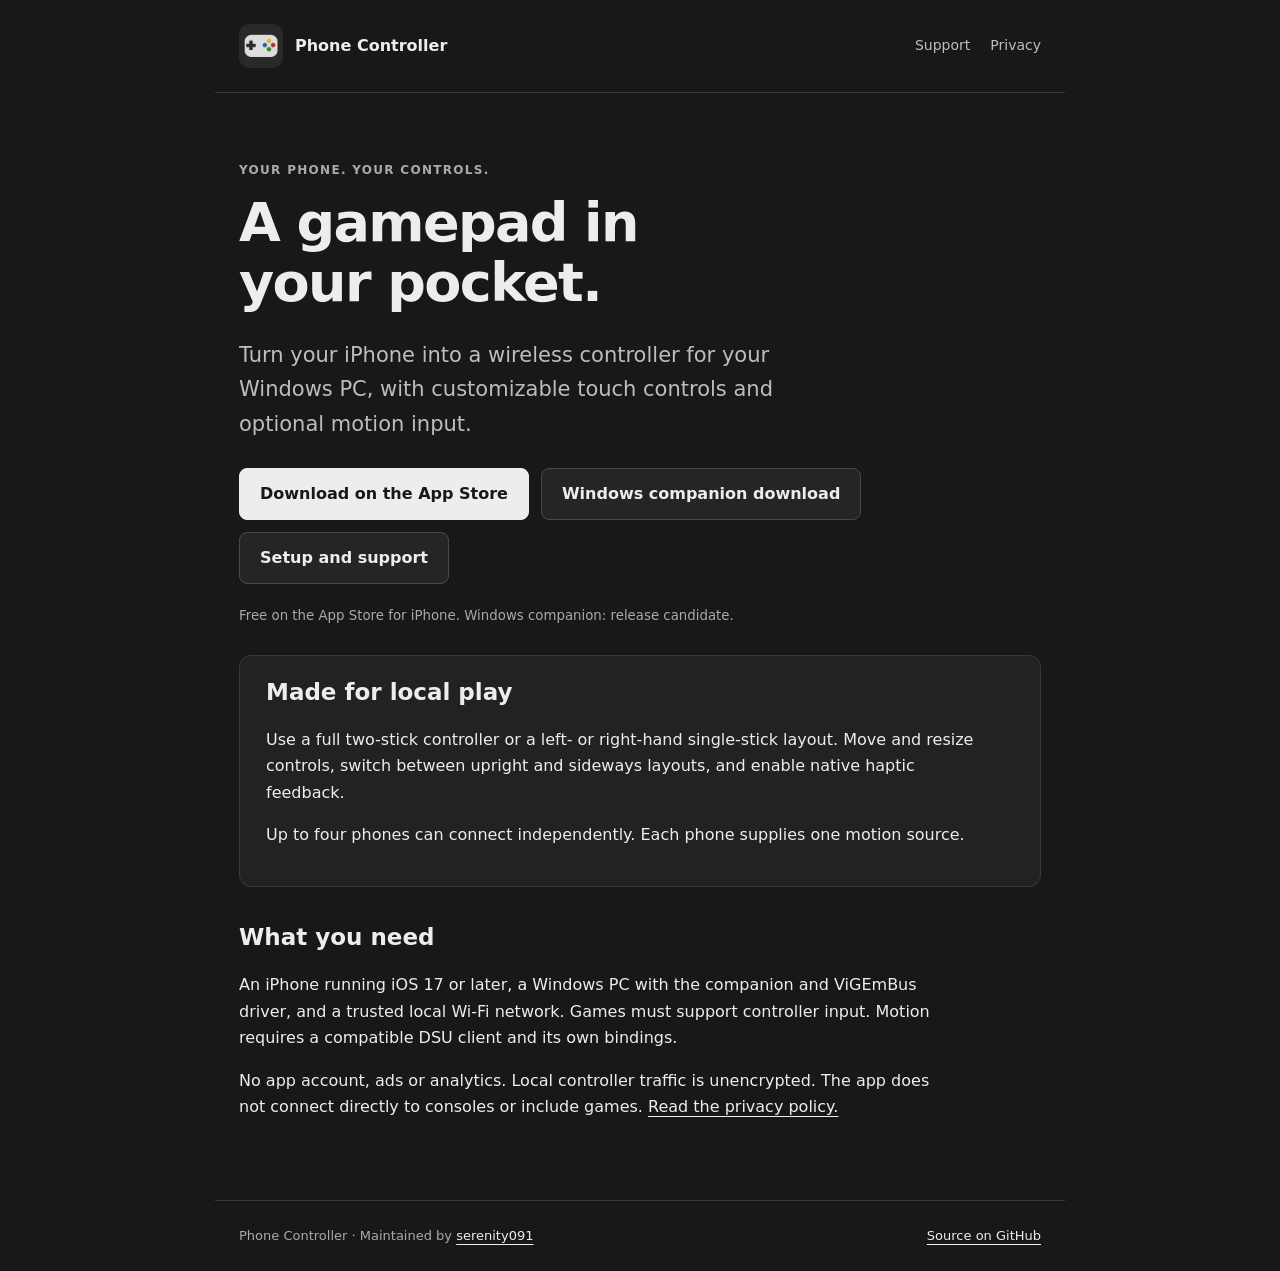
<file: index.html>
<!doctype html>
<html lang="en"><head><meta charset="utf-8"><meta name="viewport" content="width=device-width,initial-scale=1">
<title>Wireless gamepad for your PC · Phone Controller</title><meta name="description" content="Phone Controller: a wireless iPhone gamepad for your Windows PC. Support, setup and privacy information.">
<meta name="color-scheme" content="dark"><meta name="theme-color" content="#181818">
<link rel="canonical" href="https://serenity091.github.io/IControl/"><link rel="icon" href="./app-icon.png" type="image/png"><link rel="apple-touch-icon" href="./app-icon.png"><link rel="stylesheet" href="./style.css"></head>
<body><header><a class="brand" href="./"><img src="./app-icon.png" alt="" width="44" height="44">Phone Controller</a><nav aria-label="Main navigation"><a href="./support/">Support</a><a href="./privacy/">Privacy</a></nav></header>
<main>
<p class="eyebrow">Your phone. Your controls.</p><h1>A gamepad in<br>your pocket.</h1>
<p class="lead">Turn your iPhone into a wireless controller for your Windows PC, with customizable touch controls and optional motion input.</p>
<div class="actions"><a class="button" href="https://apps.apple.com/app/id6811429633">Download on the App Store</a><a class="button secondary" href="https://github.com/serenity091/IControl/releases/tag/windows-v1.0.0-rc.1">Windows companion download</a><a class="button secondary" href="support/">Setup and support</a></div>
<p><small>Free on the App Store for iPhone. Windows companion: release candidate.</small></p>
<div class="card"><h2>Made for local play</h2><p>Use a full two-stick controller or a left- or right-hand single-stick layout. Move and resize controls, switch between upright and sideways layouts, and enable native haptic feedback.</p><p>Up to four phones can connect independently. Each phone supplies one motion source.</p></div>
<h2>What you need</h2><p>An iPhone running iOS 17 or later, a Windows PC with the companion and ViGEmBus driver, and a trusted local Wi-Fi network. Games must support controller input. Motion requires a compatible DSU client and its own bindings.</p>
<p>No app account, ads or analytics. Local controller traffic is unencrypted. The app does not connect directly to consoles or include games. <a href="privacy/">Read the privacy policy.</a></p></main><footer><span>Phone Controller · Maintained by <a href="https://github.com/serenity091">serenity091</a></span><a href="https://github.com/serenity091/IControl">Source on GitHub</a></footer></body></html>
</file>
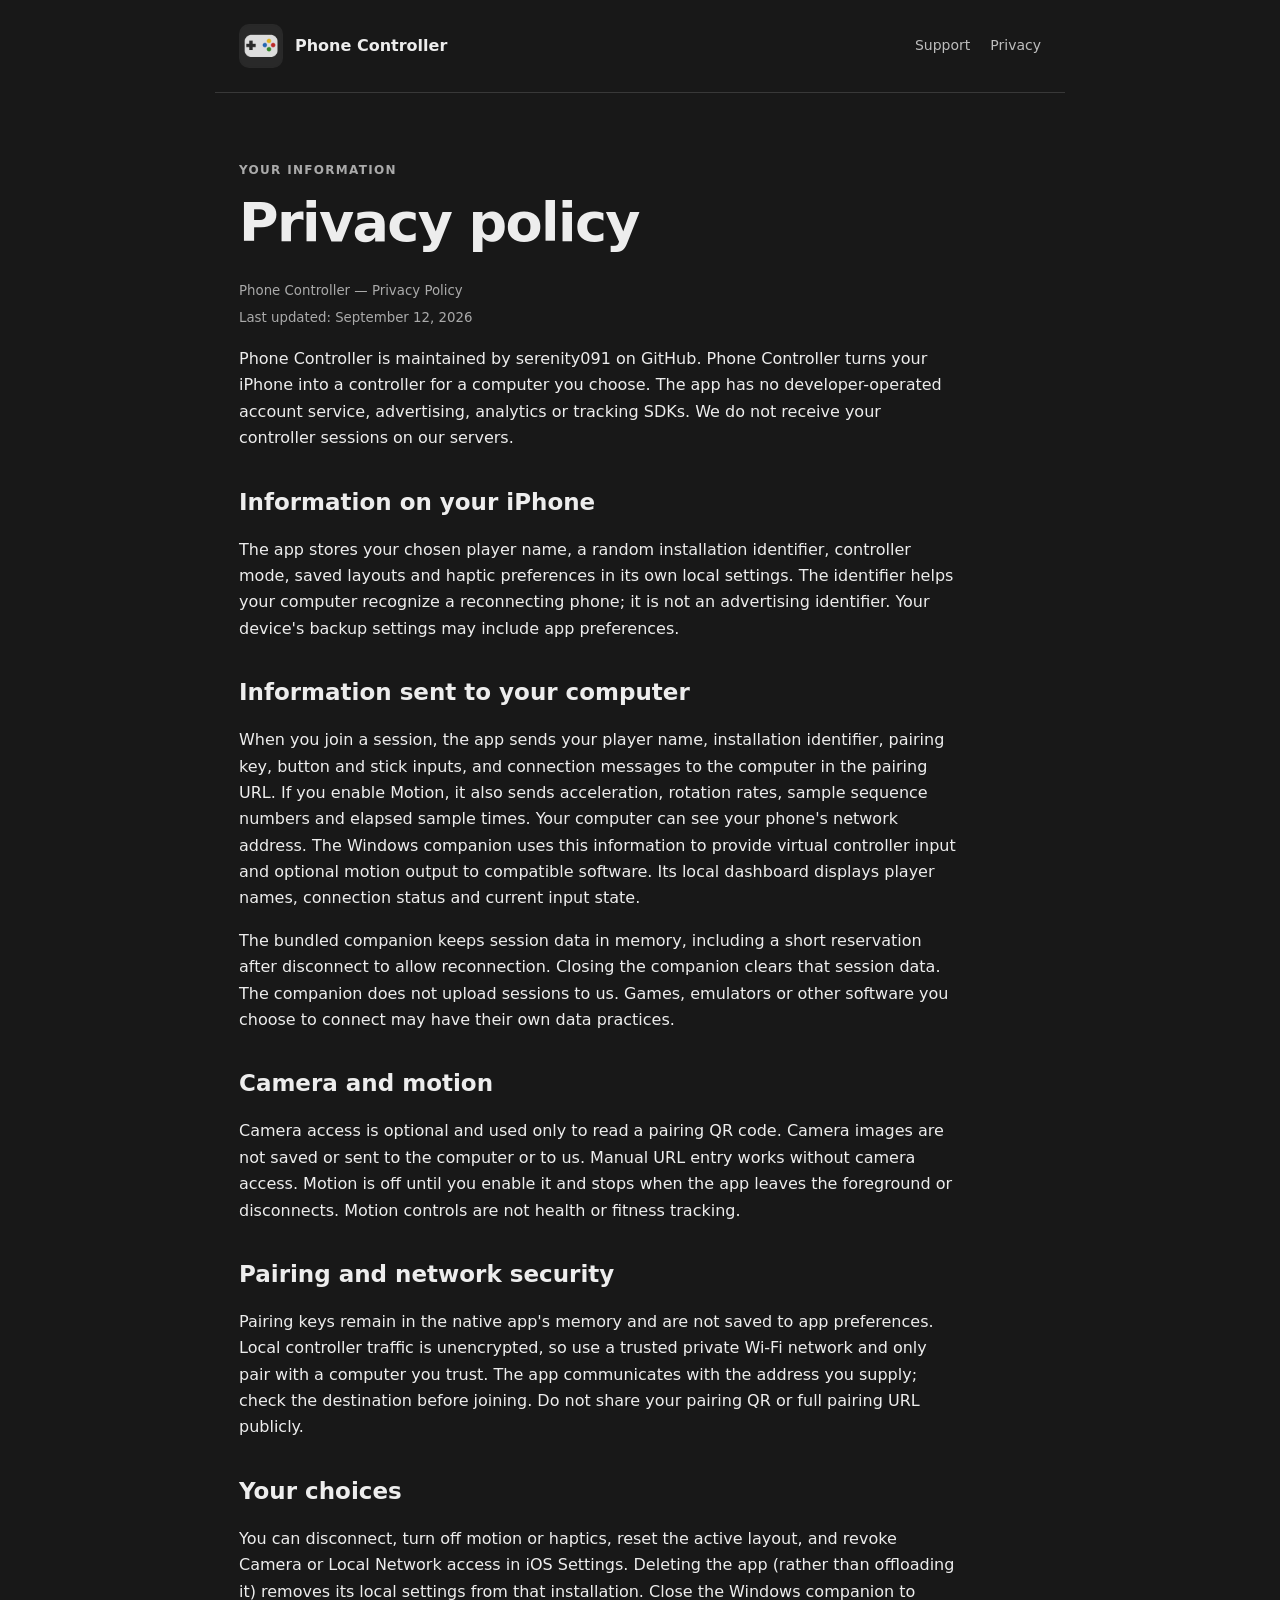
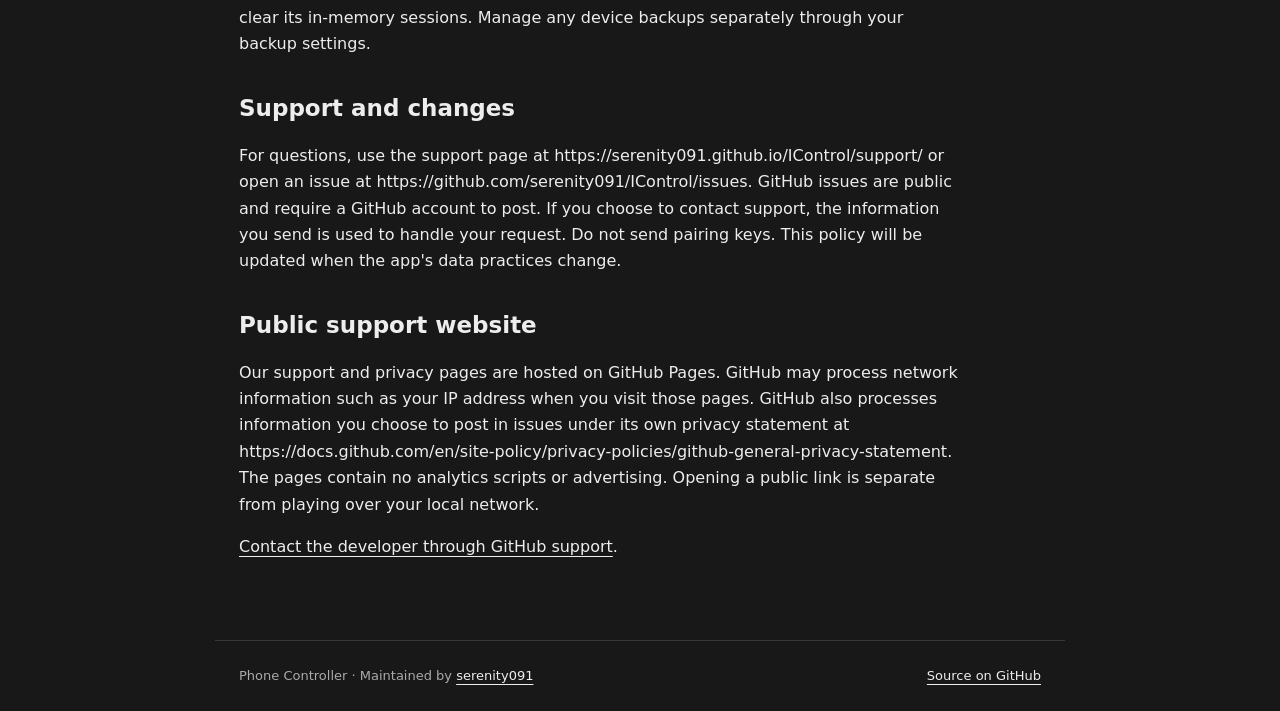
<file: privacy/index.html>
<!doctype html>
<html lang="en"><head><meta charset="utf-8"><meta name="viewport" content="width=device-width,initial-scale=1">
<title>Privacy policy · Phone Controller</title><meta name="description" content="Phone Controller: a wireless iPhone gamepad for your Windows PC. Support, setup and privacy information.">
<meta name="color-scheme" content="dark"><meta name="theme-color" content="#181818">
<link rel="canonical" href="https://serenity091.github.io/IControl/privacy/"><link rel="icon" href="../app-icon.png" type="image/png"><link rel="apple-touch-icon" href="../app-icon.png"><link rel="stylesheet" href="../style.css"></head>
<body><header><a class="brand" href="../"><img src="../app-icon.png" alt="" width="44" height="44">Phone Controller</a><nav aria-label="Main navigation"><a href="../support/">Support</a><a href="../privacy/">Privacy</a></nav></header>
<main><p class="eyebrow">Your information</p><h1>Privacy policy</h1><p><small>Phone Controller — Privacy Policy<br>Last updated: September 12, 2026</small></p><p>Phone Controller is maintained by serenity091 on GitHub. Phone Controller turns your iPhone into a controller for a computer you choose. The app has no developer-operated account service, advertising, analytics or tracking SDKs. We do not receive your controller sessions on our servers.</p><h2>Information on your iPhone</h2><p>The app stores your chosen player name, a random installation identifier, controller mode, saved layouts and haptic preferences in its own local settings. The identifier helps your computer recognize a reconnecting phone; it is not an advertising identifier. Your device&#x27;s backup settings may include app preferences.</p><h2>Information sent to your computer</h2><p>When you join a session, the app sends your player name, installation identifier, pairing key, button and stick inputs, and connection messages to the computer in the pairing URL. If you enable Motion, it also sends acceleration, rotation rates, sample sequence numbers and elapsed sample times. Your computer can see your phone&#x27;s network address. The Windows companion uses this information to provide virtual controller input and optional motion output to compatible software. Its local dashboard displays player names, connection status and current input state.</p><p>The bundled companion keeps session data in memory, including a short reservation after disconnect to allow reconnection. Closing the companion clears that session data. The companion does not upload sessions to us. Games, emulators or other software you choose to connect may have their own data practices.</p><h2>Camera and motion</h2><p>Camera access is optional and used only to read a pairing QR code. Camera images are not saved or sent to the computer or to us. Manual URL entry works without camera access. Motion is off until you enable it and stops when the app leaves the foreground or disconnects. Motion controls are not health or fitness tracking.</p><h2>Pairing and network security</h2><p>Pairing keys remain in the native app&#x27;s memory and are not saved to app preferences. Local controller traffic is unencrypted, so use a trusted private Wi-Fi network and only pair with a computer you trust. The app communicates with the address you supply; check the destination before joining. Do not share your pairing QR or full pairing URL publicly.</p><h2>Your choices</h2><p>You can disconnect, turn off motion or haptics, reset the active layout, and revoke Camera or Local Network access in iOS Settings. Deleting the app (rather than offloading it) removes its local settings from that installation. Close the Windows companion to clear its in-memory sessions. Manage any device backups separately through your backup settings.</p><h2>Support and changes</h2><p>For questions, use the support page at https://serenity091.github.io/IControl/support/ or open an issue at https://github.com/serenity091/IControl/issues. GitHub issues are public and require a GitHub account to post. If you choose to contact support, the information you send is used to handle your request. Do not send pairing keys. This policy will be updated when the app&#x27;s data practices change.</p><h2>Public support website</h2><p>Our support and privacy pages are hosted on GitHub Pages. GitHub may process network information such as your IP address when you visit those pages. GitHub also processes information you choose to post in issues under its own privacy statement at https://docs.github.com/en/site-policy/privacy-policies/github-general-privacy-statement. The pages contain no analytics scripts or advertising. Opening a public link is separate from playing over your local network.</p><p><a href="https://github.com/serenity091/IControl/issues/new">Contact the developer through GitHub support</a>.</p></main><footer><span>Phone Controller · Maintained by <a href="https://github.com/serenity091">serenity091</a></span><a href="https://github.com/serenity091/IControl">Source on GitHub</a></footer></body></html>
</file>
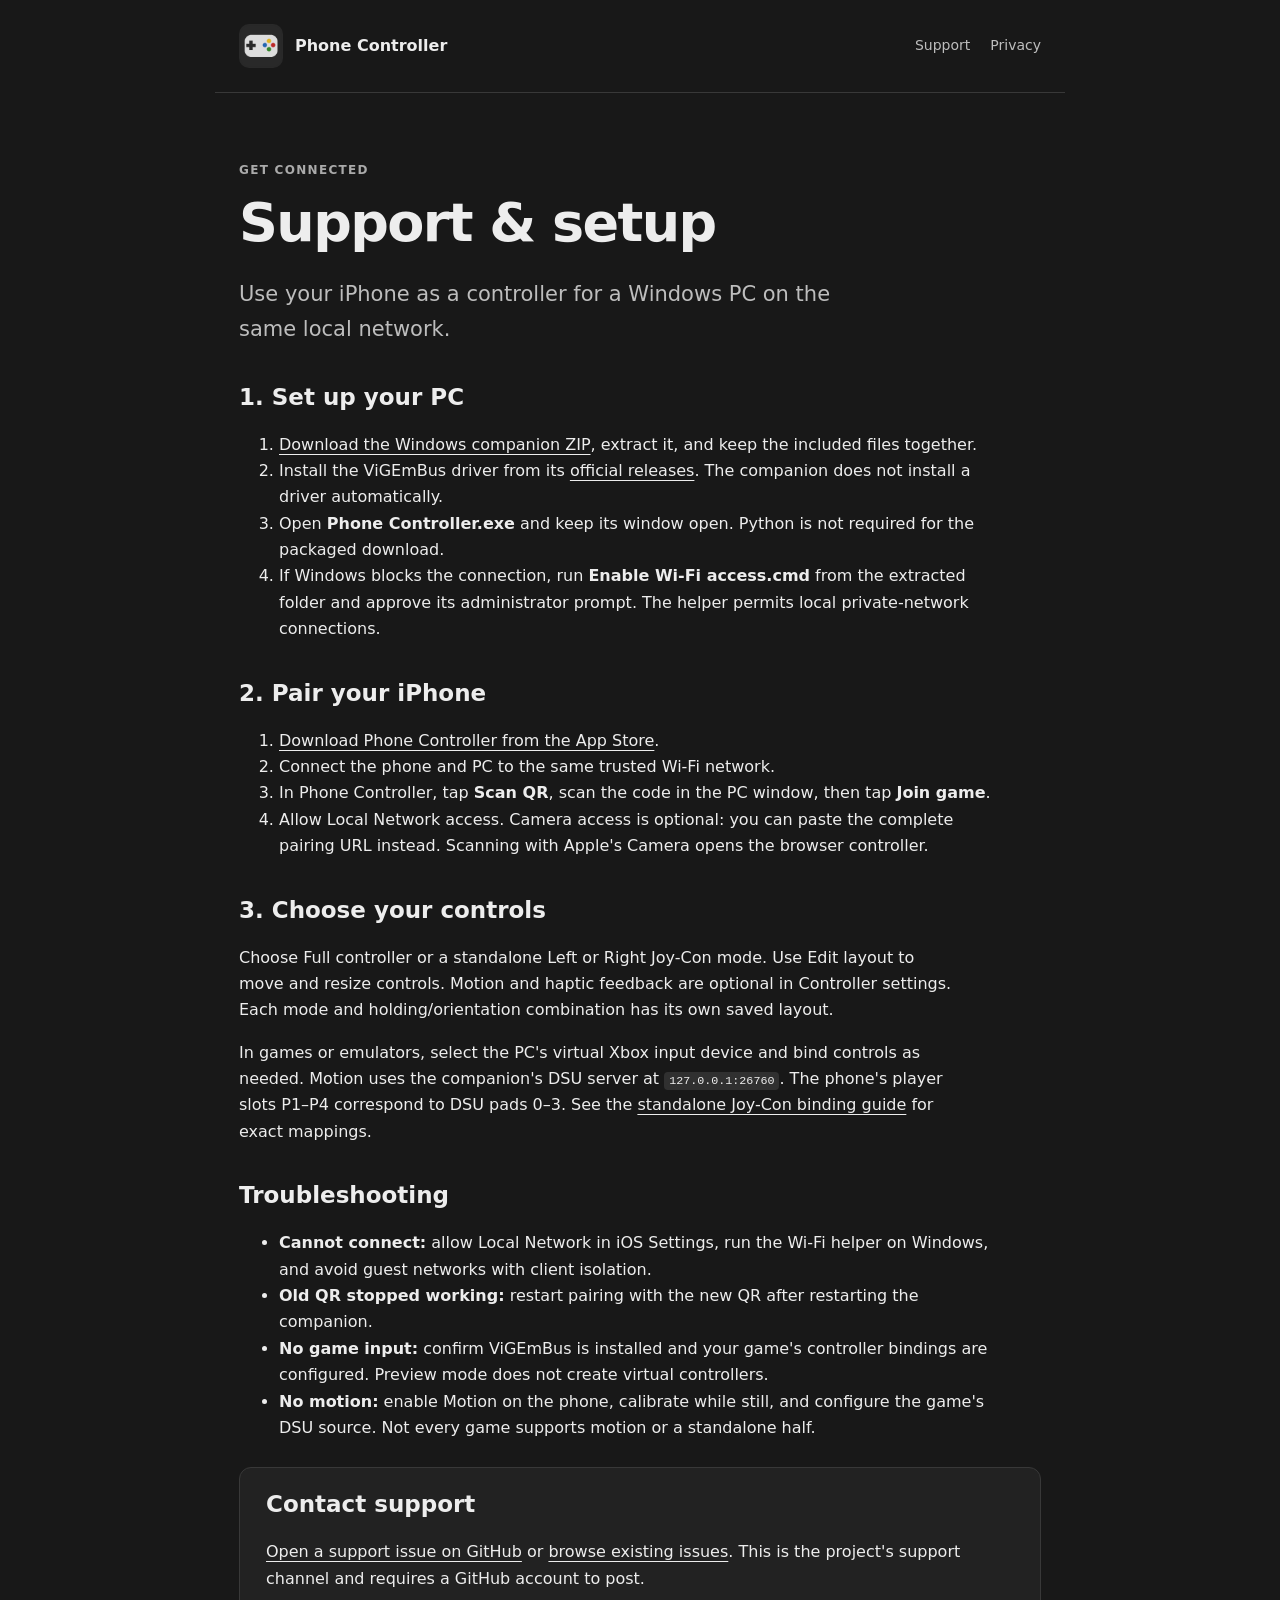
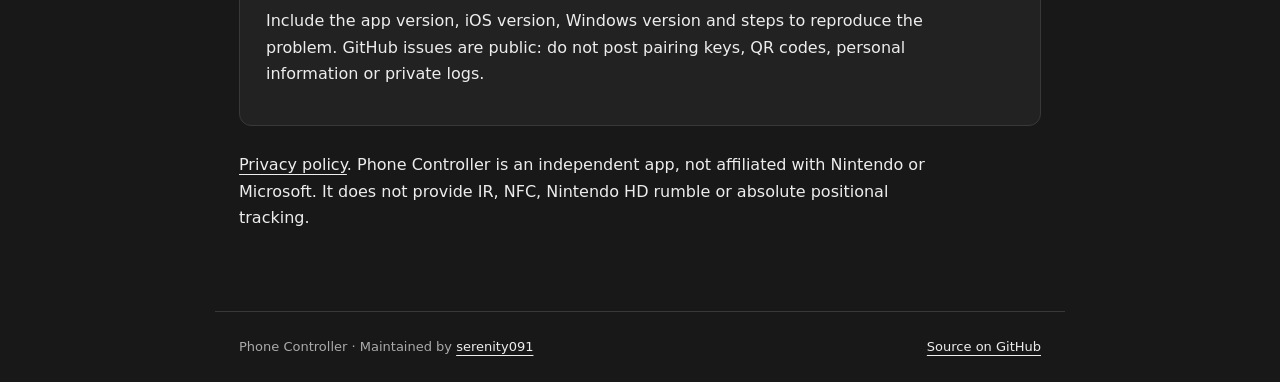
<file: support/index.html>
<!doctype html>
<html lang="en"><head><meta charset="utf-8"><meta name="viewport" content="width=device-width,initial-scale=1">
<title>Support and setup · Phone Controller</title><meta name="description" content="Phone Controller: a wireless iPhone gamepad for your Windows PC. Support, setup and privacy information.">
<meta name="color-scheme" content="dark"><meta name="theme-color" content="#181818">
<link rel="canonical" href="https://serenity091.github.io/IControl/support/"><link rel="icon" href="../app-icon.png" type="image/png"><link rel="apple-touch-icon" href="../app-icon.png"><link rel="stylesheet" href="../style.css"></head>
<body><header><a class="brand" href="../"><img src="../app-icon.png" alt="" width="44" height="44">Phone Controller</a><nav aria-label="Main navigation"><a href="../support/">Support</a><a href="../privacy/">Privacy</a></nav></header>
<main>
<p class="eyebrow">Get connected</p><h1>Support &amp; setup</h1><p class="lead">Use your iPhone as a controller for a Windows PC on the same local network.</p>
<h2>1. Set up your PC</h2><ol><li><a href="https://github.com/serenity091/IControl/releases/tag/windows-v1.0.0-rc.1">Download the Windows companion ZIP</a>, extract it, and keep the included files together.</li><li>Install the ViGEmBus driver from its <a href="https://github.com/nefarius/ViGEmBus/releases">official releases</a>. The companion does not install a driver automatically.</li><li>Open <strong>Phone Controller.exe</strong> and keep its window open. Python is not required for the packaged download.</li><li>If Windows blocks the connection, run <strong>Enable Wi-Fi access.cmd</strong> from the extracted folder and approve its administrator prompt. The helper permits local private-network connections.</li></ol>
<h2>2. Pair your iPhone</h2><ol><li><a href="https://apps.apple.com/app/id6811429633">Download Phone Controller from the App Store</a>.</li><li>Connect the phone and PC to the same trusted Wi-Fi network.</li><li>In Phone Controller, tap <strong>Scan QR</strong>, scan the code in the PC window, then tap <strong>Join game</strong>.</li><li>Allow Local Network access. Camera access is optional: you can paste the complete pairing URL instead. Scanning with Apple's Camera opens the browser controller.</li></ol>
<h2>3. Choose your controls</h2><p>Choose Full controller or a standalone Left or Right Joy-Con mode. Use Edit layout to move and resize controls. Motion and haptic feedback are optional in Controller settings. Each mode and holding/orientation combination has its own saved layout.</p>
<p>In games or emulators, select the PC's virtual Xbox input device and bind controls as needed. Motion uses the companion's DSU server at <code>127.0.0.1:26760</code>. The phone's player slots P1–P4 correspond to DSU pads 0–3. See the <a href="https://github.com/serenity091/IControl/blob/codex/native-ios-motion/docs/JOYCON_SETUP.md">standalone Joy-Con binding guide</a> for exact mappings.</p>
<h2>Troubleshooting</h2><ul><li><strong>Cannot connect:</strong> allow Local Network in iOS Settings, run the Wi-Fi helper on Windows, and avoid guest networks with client isolation.</li><li><strong>Old QR stopped working:</strong> restart pairing with the new QR after restarting the companion.</li><li><strong>No game input:</strong> confirm ViGEmBus is installed and your game's controller bindings are configured. Preview mode does not create virtual controllers.</li><li><strong>No motion:</strong> enable Motion on the phone, calibrate while still, and configure the game's DSU source. Not every game supports motion or a standalone half.</li></ul>
<div class="card"><h2>Contact support</h2><p><a href="https://github.com/serenity091/IControl/issues/new">Open a support issue on GitHub</a> or <a href="https://github.com/serenity091/IControl/issues">browse existing issues</a>. This is the project's support channel and requires a GitHub account to post.</p><p>Include the app version, iOS version, Windows version and steps to reproduce the problem. GitHub issues are public: do not post pairing keys, QR codes, personal information or private logs.</p></div>
<p><a href="../privacy/">Privacy policy</a>. Phone Controller is an independent app, not affiliated with Nintendo or Microsoft. It does not provide IR, NFC, Nintendo HD rumble or absolute positional tracking.</p></main><footer><span>Phone Controller · Maintained by <a href="https://github.com/serenity091">serenity091</a></span><a href="https://github.com/serenity091/IControl">Source on GitHub</a></footer></body></html>
</file>
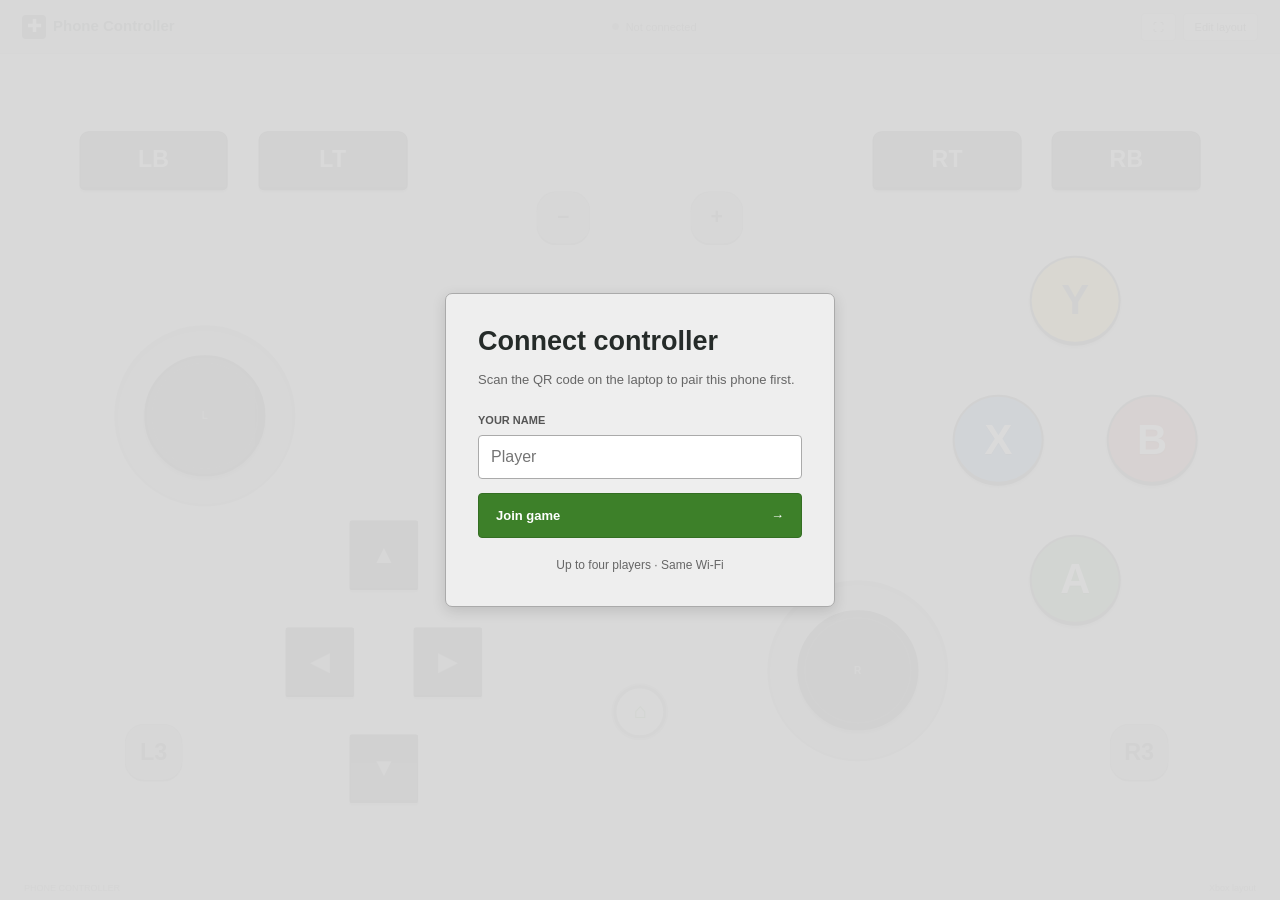
<file: static/play.html>
<!doctype html>
<html lang="en"><head><meta charset="utf-8"><meta name="viewport" content="width=device-width,initial-scale=1,viewport-fit=cover,user-scalable=no"><meta name="theme-color" content="#dedede"><title>Phone Controller · Controller</title><link rel="icon" href="/static/icon.svg" type="image/svg+xml"><link rel="stylesheet" href="/static/style.css"><link rel="stylesheet" href="/static/classic.css"><script src="/static/controller.js" defer></script></head>
<body class="phone">
<header class="phone-bar"><span class="brand"><span class="brand-icon">✚</span> Phone Controller</span><span class="phone-connection"><span id="connection-dot" class="status-dot off"></span><span id="connection">Not connected</span><span id="latency"></span></span><div class="phone-actions"><button id="fullscreen" class="small-button" title="Full screen">⛶</button><button id="edit" class="small-button">Edit layout</button></div></header>
<div class="rotate-note">↻ Turn your phone sideways for a roomier controller.</div>
<main id="controller" aria-label="Game controller"><div class="controller-watermark">I C O N T R O L<span>LOCAL WIRELESS CONTROLLER</span></div></main>
<section id="editor" class="editor" hidden><span class="edit-hint">Drag controls to move</span><label><span id="selected-label">All controls</span><input id="size" type="range" min="60" max="160" step="5" value="100" aria-label="Control size"><output id="size-value">100%</output></label><button id="reset" class="small-button">Reset</button><button id="done" class="primary-button">Done</button></section>
<div class="phone-footer"><span id="player-label">PHONE CONTROLLER</span><span id="play-hint">Xbox layout</span><span>● ● ● ●</span></div>
<div id="join-overlay" class="overlay"><form id="join-form" class="join-card"><span class="brand-icon large">✚</span><p class="eyebrow">A SEAT ON THE COUCH</p><h1>Connect controller</h1><p class="subtle" id="join-message">Enter a name and join. Turn your phone sideways to play.</p><label class="field-label" for="name">YOUR NAME</label><input id="name" maxlength="32" placeholder="Player" autocomplete="nickname"><button id="join" class="primary-button" type="submit">Join game <span>→</span></button><p class="tiny">Up to four players · Same Wi-Fi</p></form></div>
</body></html>
</file>
<file: style.css>
:root {
  color-scheme: dark;
  font-family: system-ui, -apple-system, BlinkMacSystemFont, "Segoe UI", sans-serif;
  color: #ededed;
  background: #181818;
  line-height: 1.65;
  font-synthesis: none;
}
* { box-sizing: border-box; }
body { margin: 0; }
a { color: #ededed; text-underline-offset: 4px; }
a:hover { color: #fff; }
a:focus-visible { outline: 2px solid #fff; outline-offset: 5px; }
header, main, footer { max-width: 850px; margin: auto; padding: 24px; }
header { display: flex; align-items: center; justify-content: space-between; gap: 24px; border-bottom: 1px solid #383838; }
header a { color: inherit; text-decoration: none; }
nav { display: flex; gap: 20px; font-size: 14px; color: #bdbdbd; }
.brand { font-weight: 750; display: flex; align-items: center; gap: 12px; }
.brand img { width: 44px; height: 44px; border-radius: 10px; }
main { padding-top: 56px; padding-bottom: 64px; min-height: 65vh; }
h1 { font-size: clamp(32px, 6vw, 54px); line-height: 1.12; letter-spacing: -1.6px; margin: 0 0 24px; }
h2 { font-size: 23px; line-height: 1.3; margin-top: 36px; }
p, li { max-width: 720px; }
.eyebrow { font-size: 12px; font-weight: 700; letter-spacing: 1.3px; color: #aaa; text-transform: uppercase; }
.lead { font-size: 21px; color: #bdbdbd; max-width: 620px; }
.actions { display: flex; flex-wrap: wrap; gap: 12px; margin: 26px 0 18px; }
.button { display: inline-block; background: #ededed; color: #181818; text-align: center; text-decoration: none; padding: 12px 20px; border: 1px solid #ededed; border-radius: 8px; font-weight: 600; }
.button:hover { background: #fff; border-color: #fff; color: #181818; }
.button.secondary { background: #252525; border-color: #484848; color: #ededed; }
.button.secondary:hover { background: #333; border-color: #777; color: #fff; }
.card { padding: 22px 26px; border: 1px solid #383838; border-radius: 12px; background: #222; margin: 26px 0; }
.card h2 { margin-top: 0; }
code { font-size: .9em; background: #303030; padding: 2px 5px; border-radius: 4px; overflow-wrap: anywhere; }
footer { font-size: 13px; color: #aaa; border-top: 1px solid #383838; display: flex; justify-content: space-between; gap: 20px; }
small { color: #aaa; }
@media (max-width: 550px) {
  header { align-items: flex-start; flex-direction: column; gap: 16px; }
  main { padding-top: 36px; }
  .actions { flex-direction: column; align-items: stretch; }
  .card { padding: 20px; }
  footer { flex-direction: column; gap: 6px; }
}
</file>
<file: static/style.css>
@import url('/static/base.css');
:root{--paper:#f6f5f1;--card:#fff;--ink:#252b29;--muted:#787e78;--line:#e1e3da;--green:#315b48;--green-light:#e9f0e9;--shadow:0 2px 3px #27392b06;--player:#315b48;font-family:Inter,Segoe UI,Arial,sans-serif;color:var(--ink);background:var(--paper);font-synthesis:none}
*{box-sizing:border-box}body{margin:0}button,input,select{font:inherit}button,a,input,select{-webkit-tap-highlight-color:transparent}button{cursor:pointer}a{color:inherit;text-decoration:none}button:focus-visible,a:focus-visible,input:focus-visible,select:focus-visible,summary:focus-visible{outline:3px solid #78a88b;outline-offset:3px}button:disabled{cursor:wait;opacity:.6}[hidden]{display:none!important}h1,h2,p{margin:0}h1{font-size:44px;letter-spacing:-1.7px;font-weight:650;line-height:1.15}h2{font-size:19px;letter-spacing:-.45px;font-weight:650}.subtle{color:var(--muted);line-height:1.6;font-size:14px}.tiny{font-size:12px;color:var(--muted);line-height:1.5}.eyebrow{font-size:10px;font-weight:700;letter-spacing:1.7px;color:var(--green);margin-bottom:14px}.topbar{height:83px;border-bottom:1px solid var(--line);padding:0 max(32px,calc((100vw - 1120px)/2));display:flex;align-items:center;justify-content:space-between;background:#fbfaf7}.brand{display:flex;align-items:center;gap:10px;font-size:21px;font-weight:700;letter-spacing:-.7px;white-space:nowrap}.brand-icon{display:inline-flex;align-items:center;justify-content:center;width:33px;height:33px;background:var(--green);color:white;border-radius:9px;font-size:24px;font-weight:500}.brand-label{font-size:9px;color:var(--muted);font-weight:600;letter-spacing:1.2px;border-left:1px solid var(--line);padding-left:17px;margin-left:10px}.server-state{font-size:12px;display:flex;align-items:center;gap:8px}.status-dot{width:7px;height:7px;background:#608f69;border-radius:50%;display:inline-block;box-shadow:0 0 0 3px #608f6914;flex-shrink:0}.status-dot.off{background:#a8aaa3;box-shadow:none}.status-dot.error{background:#bf604f}.dashboard-main{max-width:1120px;margin:auto;padding:49px 0 0}.intro{display:flex;align-items:center;justify-content:space-between;margin-bottom:35px}.intro .subtle{margin-top:13px}.local-badge{font-size:12px;color:#868b81;margin-top:36px}.dashboard-grid{display:grid;grid-template-columns:360px 1fr;gap:25px}.pair-card,.players-panel,.setup{background:var(--card);border:1px solid var(--line);border-radius:14px;box-shadow:var(--shadow)}.pair-card{padding:27px 28px;text-align:center}.section-heading{display:flex;align-items:center;justify-content:space-between;gap:12px}.step-tag{font-size:11px;color:#9b9f95;letter-spacing:1px}.pair-card>.subtle{text-align:left;margin-top:6px}.qr-frame{margin:24px auto 13px;width:252px;height:252px;display:flex;align-items:center;justify-content:center;border:1px solid var(--line);border-radius:12px;background:white}.qr-frame img{width:228px;height:228px}.qr-caption{font-size:12px;color:var(--muted);margin-bottom:26px}.field-label{display:block;font-size:9px;letter-spacing:1.3px;color:var(--muted);font-weight:700;text-align:left;margin-bottom:9px}.pair-card select{width:100%;border:1px solid var(--line);border-radius:6px;background:var(--paper);padding:9px 10px;color:var(--ink);font-size:12px}.link-row{display:flex;justify-content:space-between;align-items:center;text-align:left;gap:8px;margin-top:9px;padding:0 2px}.link-row code{font-family:Consolas,monospace;font-size:12px;color:#646c64}.icon-button{background:none;border:0;color:var(--green);font-size:21px;padding:3px 6px}.pair-card>.tiny{margin-top:12px}.players-panel{padding:28px 29px}.count{border:1px solid var(--line);border-radius:20px;padding:6px 10px;font-size:11px;color:#6e776c;background:#fafbf8}.players-panel>.subtle{margin-top:6px}.players{display:flex;flex-direction:column;gap:12px;margin:25px 0}.player-row{display:flex;align-items:center;gap:16px;border:1px solid var(--line);border-radius:9px;min-height:75px;padding:13px 17px;background:#fcfcfa}.player-number{height:40px;width:40px;border:1px dashed #cbd0c5;border-radius:50%;display:grid;place-items:center;font-size:14px;color:#92998d;flex-shrink:0}.player-row.connected{background:#f7faf6;border-color:#cfdccd}.player-row.connected .player-number{background:var(--player);color:white;border-style:solid;border-color:var(--player)}.player-info{flex:1;min-width:0}.player-name{font-size:14px;font-weight:600;overflow:hidden;text-overflow:ellipsis;white-space:nowrap}.player-description{font-size:11px;color:#93988f;margin-top:5px;white-space:nowrap;overflow:hidden;text-overflow:ellipsis;max-width:370px}.player-pill{font-size:10px;color:#979d92;letter-spacing:.3px}.release{background:none;border:0;color:#63745f;font-size:11px;padding:8px}.ready-note{display:flex;gap:11px;margin:0 0 16px;align-items:flex-start}.ready-note>span{color:var(--green);font-size:22px}.ready-note strong{font-size:12px;font-weight:600}.ready-note .subtle{font-size:12px}.text-link{display:inline-flex;gap:30px;font-size:12px;color:var(--green);border-bottom:1px solid #d7e1d6;padding-bottom:5px;margin-left:27px}.setup{margin-top:24px;padding:26px 28px}.quiet-tag{font-size:9px;letter-spacing:1px;color:#969b92}.setup-steps{display:grid;grid-template-columns:1fr 1.15fr 1fr;gap:35px;margin-top:23px}.setup-steps>div{display:flex;gap:12px}.number{background:#f0f2eb;flex-shrink:0;width:24px;height:24px;border-radius:6px;display:grid;place-items:center;font-size:11px;color:#6d7b62}.setup-steps strong{font-size:12px;font-weight:600;display:inline-block;margin-bottom:6px}.setup-steps .subtle{font-size:12px;line-height:1.7}.setup details{margin-top:23px;padding-top:17px;border-top:1px solid var(--line);font-size:12px;color:var(--muted)}summary{cursor:pointer;user-select:none}.help-content p{line-height:1.7;margin-top:12px;max-width:950px}footer{display:flex;justify-content:space-between;padding:25px 0;font-size:11px;color:#91978b}.footer-dot{margin:0 9px;color:#b2b7ac}.notice{padding:15px 18px;margin-bottom:20px;background:#fff2dd;border:1px solid #e7d7b9;border-radius:9px;font-size:13px;line-height:1.6}
.phone{height:100dvh;overflow:hidden;background:#efeee9;display:flex;flex-direction:column;user-select:none;-webkit-user-select:none;-webkit-touch-callout:none;padding:env(safe-area-inset-top) env(safe-area-inset-right) env(safe-area-inset-bottom) env(safe-area-inset-left)}.phone-bar{height:54px;flex-shrink:0;display:flex;align-items:center;justify-content:space-between;padding:0 22px;border-bottom:1px solid #dadcd2;gap:12px}.phone .brand{font-size:16px;gap:7px}.phone .brand-icon{width:24px;height:24px;font-size:18px;border-radius:6px}.phone-connection{display:flex;align-items:center;gap:7px;font-size:11px;color:#6e7868}.phone-actions{display:flex;gap:7px}.small-button{background:#fafaf6;border:1px solid #d5d8cb;border-radius:6px;padding:7px 11px;font-size:11px;color:#53614c;white-space:nowrap}.primary-button{background:var(--green);color:white;border:1px solid var(--green);border-radius:7px;padding:11px 18px;font-weight:600;font-size:12px}.rotate-note{display:none;text-align:center;font-size:11px;color:#73806a;padding:9px;background:#e4e8dd}#controller{position:relative;flex:1;min-height:0;touch-action:none;overflow:hidden}.controller-watermark{position:absolute;left:50%;top:52%;transform:translate(-50%,-50%);font-size:11px;letter-spacing:3px;color:#b8beaf;text-align:center;pointer-events:none;white-space:nowrap}.controller-watermark span{display:block;font-size:6px;letter-spacing:1.5px;margin-top:8px}.control{position:absolute;left:calc(var(--x)*1%);top:calc(var(--y)*1%);width:calc(var(--unit)*var(--size));height:calc(var(--unit)*var(--size));transform:translate(-50%,-50%);border:1px solid #343c35;border-bottom:4px solid #222d25;border-radius:50%;background:#434d44;color:#f6f6ee;box-shadow:0 3px 0 #d2d6c9,0 4px 9px #30382d18;display:flex;align-items:center;justify-content:center;font-size:calc(var(--unit)*var(--size)*.36);font-weight:650;touch-action:none;padding:0;transition:background .05s;outline:none}.control.pressed{background:#73886a;box-shadow:0 1px 0 #d2d6c9;border-bottom-width:1px;color:white}.control.face{background:#ecefe4;border-color:#c2c9b7;color:var(--player);border-bottom-color:#abb69b}.control.face.pressed{background:#cad8bb}.control.shoulder{border-radius:11px;width:calc(var(--unit)*var(--size)*1.55);height:calc(var(--unit)*var(--size)*.62);font-size:calc(var(--unit)*var(--size)*.24)}.control.system{background:#e4e6dc;border-color:#c6cdbb;border-bottom:2px solid #b4bfa7;color:#6e7c61;border-radius:7px;font-size:calc(var(--unit)*var(--size)*.4);box-shadow:0 2px 2px #3541240a}.control.system.pressed{background:#c4d1b7}.control.dpad{border-radius:7px;font-size:calc(var(--unit)*var(--size)*.37);border-bottom-width:3px}.control.stick{background:#d8dcd0;border:1px solid #c4ccbb;box-shadow:inset 0 2px 5px #26362015;width:calc(var(--unit)*var(--size));height:calc(var(--unit)*var(--size))}.stick-thumb{position:absolute;inset:20%;border-radius:50%;background:linear-gradient(#525e50,#3b473a);border:1px solid #394536;box-shadow:0 4px 5px #26362025;display:grid;place-items:center;color:#b9c4af;font-size:12px;pointer-events:none}.stick-thumb:after{content:'';position:absolute;inset:5px;border:1px solid #ffffff13;border-radius:50%}.phone-footer{height:26px;flex-shrink:0;display:flex;justify-content:space-between;align-items:center;padding:0 24px;font-size:8px;letter-spacing:1.3px;color:#a5ae9b}.phone-footer>span:last-child{color:var(--player);letter-spacing:4px}.editor{display:flex;align-items:center;justify-content:center;gap:15px;min-height:49px;padding:8px 15px;background:#fbfcf7;border-top:1px solid #cbd4bf}.editor label{display:flex;align-items:center;gap:9px;font-size:10px;color:#6d7b61}.editor input{width:110px;accent-color:var(--green)}.editor output{min-width:30px}.edit-hint{font-size:10px;color:#7f8a76}.editor .primary-button{padding:7px 13px;font-size:11px}.editing .control{outline:1px dashed #9dab8d;outline-offset:4px;cursor:move}.editing .control.selected{outline:2px solid #477b4d;outline-offset:5px}.overlay{position:fixed;inset:0;background:#efeee9f2;backdrop-filter:blur(8px);display:flex;justify-content:center;align-items:center;padding:20px;z-index:10;overflow:auto}.join-card{background:#fff;border:1px solid var(--line);border-radius:17px;padding:32px;max-width:390px;width:100%;box-shadow:0 10px 60px #28372110}.join-card .large{width:43px;height:43px;font-size:31px;border-radius:11px;margin-bottom:24px}.join-card h1{font-size:30px;letter-spacing:-1px;margin-bottom:13px}.join-card .eyebrow{font-size:9px;margin-bottom:10px}.join-card .subtle{font-size:13px;margin-bottom:24px}.join-card input{width:100%;padding:12px;border:1px solid var(--line);border-radius:7px;background:#fafbf7;font-size:14px;color:var(--ink)}.join-card .primary-button{display:flex;justify-content:space-between;align-items:center;width:100%;margin-top:14px;padding:14px 17px;font-size:13px}.join-card .tiny{margin-top:18px;text-align:center}
@media(max-width:1180px){.dashboard-main{padding:36px 28px 0}.topbar{padding:0 28px}}
@media(max-width:760px){.dashboard-grid{grid-template-columns:1fr}.dashboard-main{padding:28px 18px 0}.intro{margin-bottom:25px}.intro h1{font-size:36px}.local-badge,.brand-label{display:none}.topbar{height:65px;padding:0 20px}.setup-steps{grid-template-columns:1fr;gap:20px}.players-panel{padding:24px}.server-state{font-size:10px}.player-description{max-width:180px}}
@media(orientation:portrait){.phone .rotate-note{display:block}.phone-bar{padding:0 12px}.phone .brand{font-size:14px}.phone #latency{display:none}.phone .editor{flex-wrap:wrap;gap:9px}.phone .edit-hint{display:none}.phone-footer{padding:0 14px;font-size:7px}.phone-footer #play-hint{display:none}}
@media(max-height:480px){.phone-bar{height:42px;padding:0 16px}.phone-footer{height:20px}.phone .small-button{padding:5px 9px}.join-card{padding:19px 25px;max-width:500px;display:grid;grid-template-columns:1fr 1fr;gap:8px 22px}.join-card .large{display:none}.join-card .eyebrow,.join-card h1,.join-card .subtle{grid-column:1; margin:0}.join-card .eyebrow{align-self:end}.join-card .field-label{grid-column:2;grid-row:1;margin:0;align-self:end}.join-card input{grid-column:2;grid-row:2}.join-card .primary-button{grid-column:2;grid-row:3;margin:0}.join-card .tiny{grid-column:1 / -1;margin-top:5px}.join-card h1{font-size:26px}.join-card .subtle{font-size:11px}.editor{min-height:42px;padding:5px 12px}}
</file>
<file: static/classic.css>
/* Xbox 360 style: gray shell, black controls, four conventional button colors. */
html:has(.phone){overscroll-behavior:none}
.phone,.phone button{touch-action:none;overscroll-behavior:none}
.phone .join-card input{font-size:16px}
.phone{--green:#398221;--player:#398221;--ink:#202020;--muted:#666;--line:#bdbdbd;--paper:#dedede;background:#dedede;font-family:Arial,Helvetica,sans-serif}
.phone-bar{background:#cecece;border-color:#b5b5b5}
.phone .brand{font-family:Arial,sans-serif;font-weight:700;letter-spacing:0;font-size:15px}
.phone .brand-icon{background:#333;border-radius:4px}
.phone-connection{color:#444;font-size:11px}
.phone .status-dot{background:#479927;box-shadow:none}.phone .status-dot.off{background:#888}
.phone .small-button{background:#e9e9e9;color:#333;border:1px solid #aaa;border-radius:4px}
.phone .rotate-note{background:#d3d3d3;color:#555}
.controller-watermark{display:none}
.control{background:#292929;color:#eee;border:1px solid #111;border-bottom:3px solid #111;box-shadow:0 2px 2px #0003;font-family:Arial,sans-serif;font-weight:700}
.control.pressed{background:#555;border-color:#222;box-shadow:inset 0 2px 3px #0006}
.control.shoulder{background:#343434;color:#eee;border-radius:9px 9px 5px 5px;box-shadow:0 2px 1px #0003;letter-spacing:.3px}
.control.face{border:2px solid #222;border-bottom-width:4px;color:white;box-shadow:0 2px 2px #0004;font-size:calc(var(--unit)*var(--size)*.46);text-shadow:0 1px 1px #0006}
.control[data-control="A"]{background:#328529}
.control[data-control="B"]{background:#bd2927}
.control[data-control="X"]{background:#2466b2}
.control[data-control="Y"]{background:#e1b521;color:#202020;text-shadow:none}
.control.face.pressed{filter:brightness(1.3);border-bottom-width:2px;box-shadow:inset 0 2px 3px #0005}
.control.stick{background:#afafaf;border:2px solid #999;box-shadow:inset 0 2px 4px #0003}
.stick-thumb{inset:16%;background:#272727;border:2px solid #191919;color:#999;box-shadow:0 3px 3px #0005;font-size:10px}
.stick-thumb:after{inset:5px;border:1px solid #444}
.control.dpad{background:#292929;border:1px solid #171717;border-bottom:3px solid #111;border-radius:3px;color:#aaa;box-shadow:0 2px 1px #0003}
.control.system{background:#b9b9b9;color:#333;border:1px solid #8b8b8b;border-bottom:2px solid #808080;box-shadow:none;border-radius:20px}
.control.system.pressed{background:#999}
.control[data-control="HOME"]{background:#d4d4d4;color:#408525;border:3px solid #777;box-shadow:0 0 0 2px #b5b5b5;border-radius:50%}
.phone-footer{font-size:9px;color:#777;letter-spacing:0;height:24px}
.phone-footer>span:last-child{display:none}
.editor{background:#ccc;border-top:1px solid #aaa;gap:12px}
.editor label,.edit-hint{color:#333}
.editing .control{outline-color:#666}.editing .control.selected{outline-color:#328529}
.phone .primary-button{background:#3d8029;border-color:#346e23;color:white;border-radius:4px}
.phone .overlay{background:#d9d9d9f5;backdrop-filter:none}
.phone .join-card{background:#eee;border:1px solid #aaa;border-radius:7px;box-shadow:0 4px 14px #0002}
.join-card .eyebrow,.join-card .large{display:none}
.join-card h1{font-family:Arial,sans-serif;font-size:27px;font-weight:700;letter-spacing:0}
.join-card input{background:white;border-color:#aaa;border-radius:4px}
.join-card .field-label{color:#555;letter-spacing:0;font-size:11px}
.phone .tiny{color:#666}
@media(max-height:480px){.phone-bar{height:42px}.phone-footer{height:20px}.join-card .field-label{grid-row:1}.join-card h1{grid-row:1}.join-card .subtle{grid-row:2 / span 2}.join-card input{grid-row:2}.join-card .primary-button{grid-row:3}}

/* The full product name wraps within the header on narrow phones. */
.phone .brand{min-width:0;flex-shrink:1;line-height:1.1}
.phone .brand-icon{flex-shrink:0}
@media(max-width:430px){.phone-bar{gap:6px;padding:0 8px}.phone .brand{font-size:12px;max-width:115px}.phone-connection{gap:4px;font-size:10px}.phone-actions{gap:4px}.phone .small-button{padding:6px 7px}}
</file>
